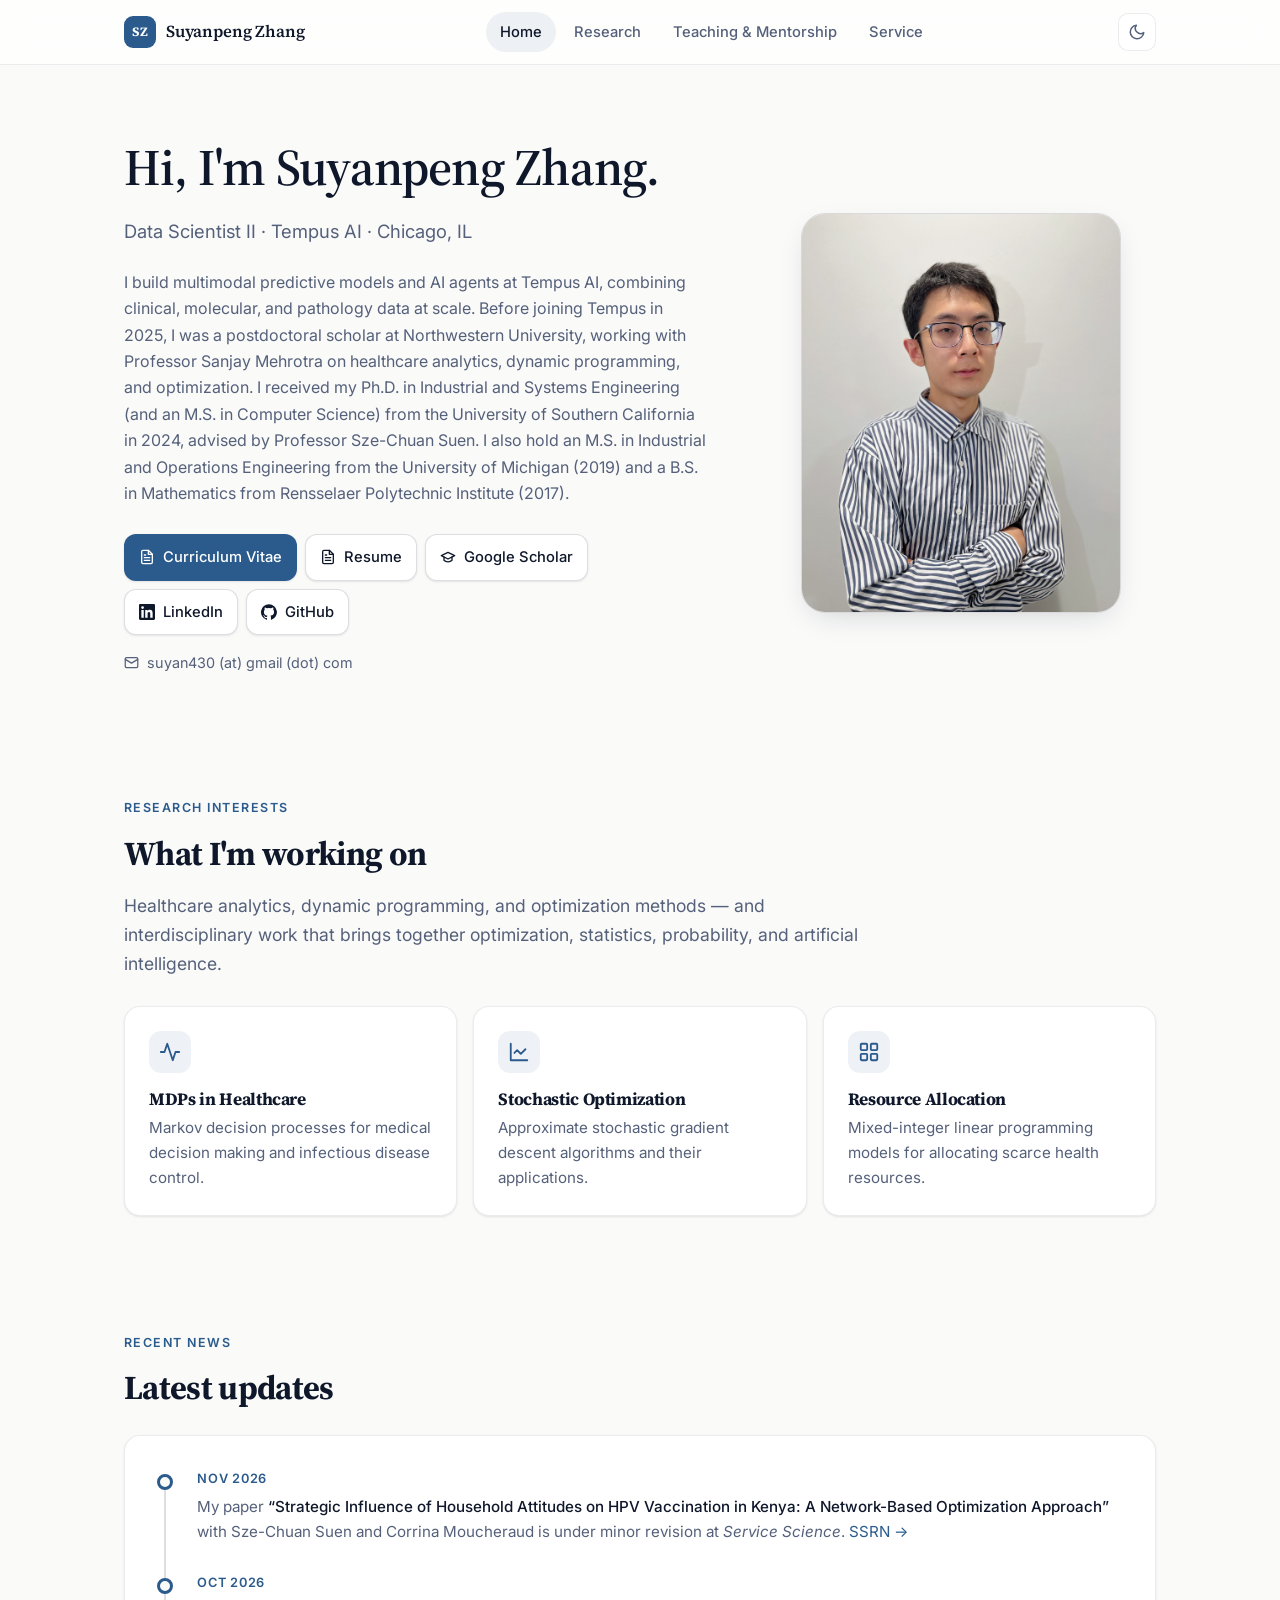
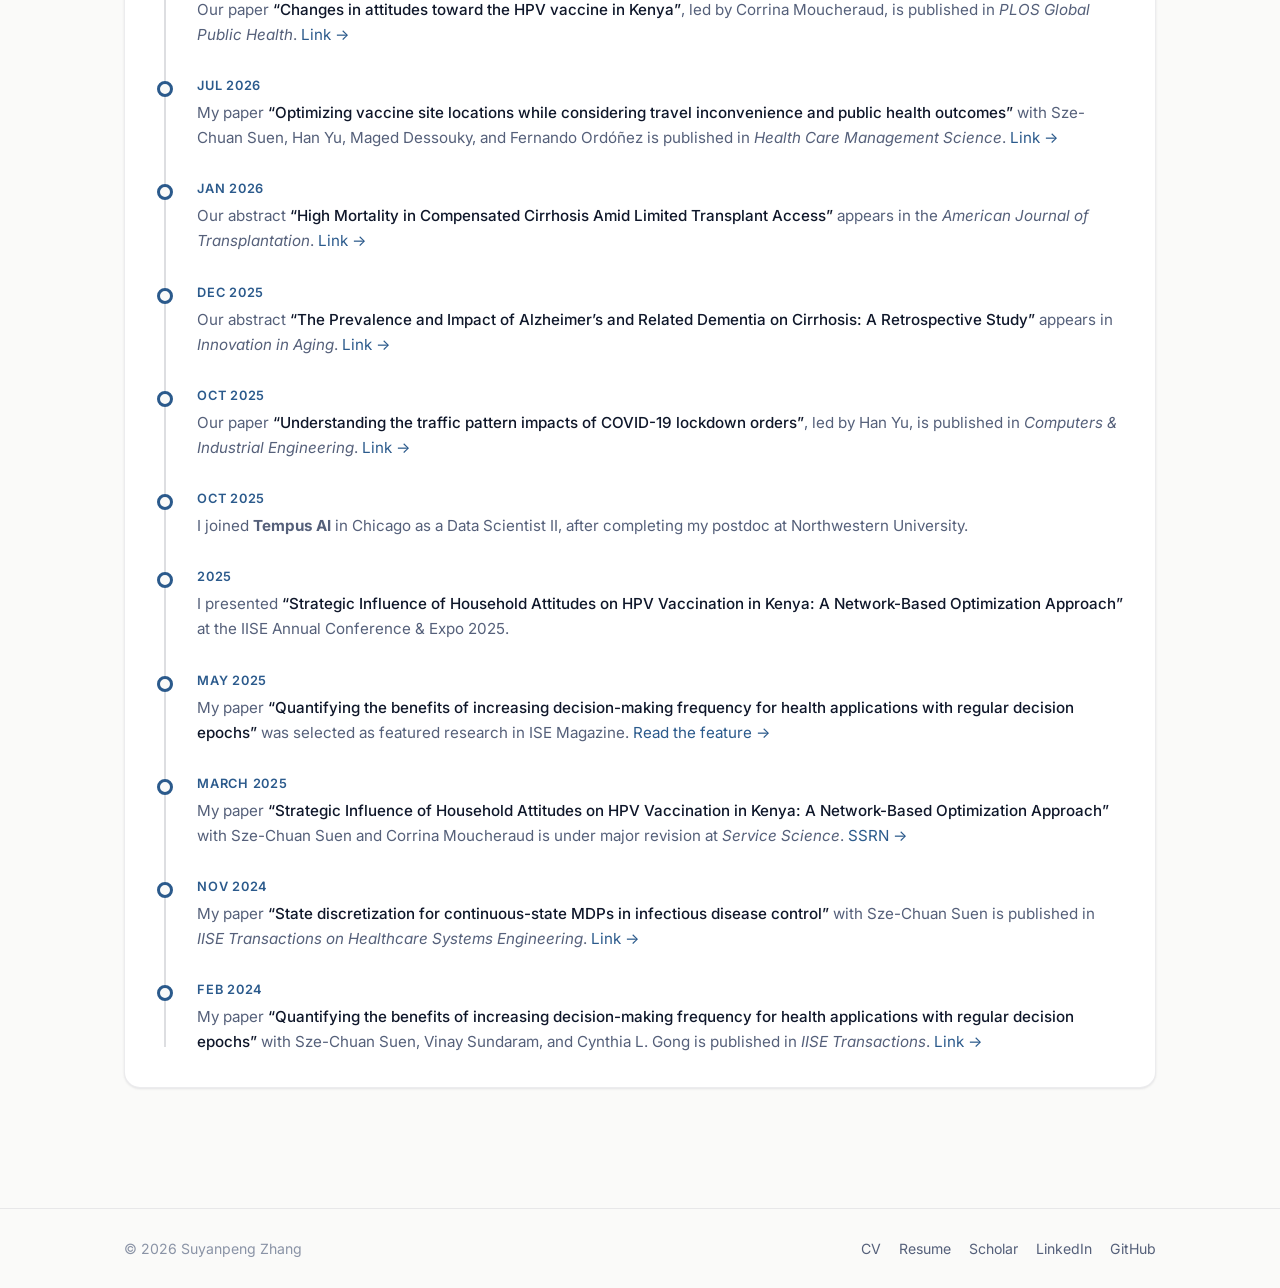
<file: index.html>
<!DOCTYPE html>
<html lang="en">
<head>
  <meta charset="UTF-8" />
  <meta name="viewport" content="width=device-width, initial-scale=1" />
  <title>Suyanpeng Zhang</title>
  <meta name="description" content="Suyanpeng Zhang — Data Scientist at Tempus AI working on multimodal machine learning, healthcare analytics, and optimization." />
  <script>(function(){var t;try{t=localStorage.getItem("theme")}catch(e){}if(!t)t=window.matchMedia("(prefers-color-scheme: dark)").matches?"dark":"light";document.documentElement.setAttribute("data-theme",t)})();</script>
  <link rel="preconnect" href="https://fonts.googleapis.com" />
  <link rel="preconnect" href="https://fonts.gstatic.com" crossorigin />
  <link href="https://fonts.googleapis.com/css2?family=Inter:wght@400;500;600;700&family=Source+Serif+4:opsz,wght@8..60,600&display=swap" rel="stylesheet" />
  <link rel="stylesheet" href="style.css" />
</head>
<body>

  <header class="site-header">
    <nav class="container nav" aria-label="Main">
      <a class="brand" href="index.html"><span class="brand-mark">SZ</span>Suyanpeng Zhang</a>
      <ul class="nav-links">
        <li><a href="index.html">Home</a></li>
        <li><a href="research.html">Research</a></li>
        <li><a href="teaching.html">Teaching &amp; Mentorship</a></li>
        <li><a href="profession.html">Service</a></li>
      </ul>
      <div class="nav-actions">
        <button class="icon-btn theme-toggle" type="button" aria-label="Toggle dark mode">
          <svg class="icon-moon" viewBox="0 0 24 24" fill="none" stroke="currentColor" stroke-width="2" stroke-linecap="round" stroke-linejoin="round"><path d="M21 12.79A9 9 0 1 1 11.21 3 7 7 0 0 0 21 12.79z"/></svg>
          <svg class="icon-sun" viewBox="0 0 24 24" fill="none" stroke="currentColor" stroke-width="2" stroke-linecap="round" stroke-linejoin="round"><circle cx="12" cy="12" r="4"/><path d="M12 2v2M12 20v2M4.93 4.93l1.41 1.41M17.66 17.66l1.41 1.41M2 12h2M20 12h2M6.34 17.66l-1.41 1.41M19.07 4.93l-1.41 1.41"/></svg>
        </button>
        <button class="icon-btn menu-toggle" type="button" aria-label="Open menu" aria-expanded="false">
          <svg viewBox="0 0 24 24" fill="none" stroke="currentColor" stroke-width="2" stroke-linecap="round"><path d="M4 7h16M4 12h16M4 17h16"/></svg>
        </button>
      </div>
    </nav>
  </header>

  <main>
    <!-- Hero -->
    <section class="container hero">
      <div>
        <h1>Hi, I'm <span>Suyanpeng Zhang</span>.</h1>
        <p class="role">
          Data Scientist II · Tempus AI · Chicago, IL
        </p>
        <p>
          I build multimodal predictive models and AI agents at Tempus AI, combining clinical, molecular, and
          pathology data at scale. Before joining Tempus in 2025, I was a postdoctoral scholar at Northwestern
          University, working with Professor Sanjay Mehrotra on healthcare analytics, dynamic programming, and
          optimization. I received my Ph.D. in Industrial and Systems Engineering (and an M.S. in Computer Science)
          from the University of Southern California in 2024, advised by Professor Sze-Chuan Suen. I also hold an
          M.S. in Industrial and Operations Engineering from the University of Michigan (2019) and a B.S. in
          Mathematics from Rensselaer Polytechnic Institute (2017).
        </p>

        <div class="links">
          <a class="btn btn-primary" href="CV_Suyanpeng.pdf" target="_blank" rel="noopener">
            <svg viewBox="0 0 24 24" fill="none" stroke="currentColor" stroke-width="2" stroke-linecap="round" stroke-linejoin="round"><path d="M14 2H6a2 2 0 0 0-2 2v16a2 2 0 0 0 2 2h12a2 2 0 0 0 2-2V8z"/><path d="M14 2v6h6M16 13H8M16 17H8M10 9H8"/></svg>
            Curriculum Vitae
          </a>
          <a class="btn" href="Resume_Suyanpeng.pdf" target="_blank" rel="noopener">
            <svg viewBox="0 0 24 24" fill="none" stroke="currentColor" stroke-width="2" stroke-linecap="round" stroke-linejoin="round"><path d="M14 2H6a2 2 0 0 0-2 2v16a2 2 0 0 0 2 2h12a2 2 0 0 0 2-2V8z"/><path d="M14 2v6h6M16 13H8M16 17H8M10 9H8"/></svg>
            Resume
          </a>
          <a class="btn" href="https://scholar.google.com/citations?user=c8Jx3mAAAAAJ&amp;hl=en&amp;oi=ao" target="_blank" rel="noopener">
            <svg viewBox="0 0 24 24" fill="none" stroke="currentColor" stroke-width="2" stroke-linecap="round" stroke-linejoin="round"><path d="M22 10 12 5 2 10l10 5 10-5z"/><path d="M6 12v5c3 3 9 3 12 0v-5"/></svg>
            Google Scholar
          </a>
          <a class="btn" href="https://www.linkedin.com/in/suyanpengzhang/" target="_blank" rel="noopener">
            <svg viewBox="0 0 24 24" fill="currentColor"><path d="M20.45 20.45h-3.56v-5.57c0-1.33-.03-3.04-1.85-3.04-1.85 0-2.14 1.45-2.14 2.94v5.67H9.34V9h3.41v1.56h.05c.48-.9 1.64-1.85 3.37-1.85 3.6 0 4.27 2.37 4.27 5.46v6.28zM5.34 7.43a2.06 2.06 0 1 1 0-4.13 2.06 2.06 0 0 1 0 4.13zM7.12 20.45H3.56V9h3.56v11.45zM22.22 0H1.77C.79 0 0 .77 0 1.73v20.54C0 23.23.79 24 1.77 24h20.45c.98 0 1.78-.77 1.78-1.73V1.73C24 .77 23.2 0 22.22 0z"/></svg>
            LinkedIn
          </a>
          <a class="btn" href="https://github.com/suyanpengzhang" target="_blank" rel="noopener">
            <svg viewBox="0 0 24 24" fill="currentColor"><path d="M12 .3a12 12 0 0 0-3.8 23.38c.6.12.83-.26.83-.57L9 21.07c-3.34.72-4.04-1.61-4.04-1.61-.55-1.39-1.34-1.76-1.34-1.76-1.08-.74.09-.73.09-.73 1.2.09 1.83 1.24 1.83 1.24 1.07 1.83 2.81 1.3 3.5 1 .1-.78.42-1.31.76-1.61-2.67-.3-5.47-1.33-5.47-5.93 0-1.31.47-2.38 1.24-3.22-.14-.3-.54-1.52.1-3.18 0 0 1-.32 3.3 1.23a11.5 11.5 0 0 1 6 0c2.28-1.55 3.29-1.23 3.29-1.23.64 1.66.24 2.88.12 3.18a4.65 4.65 0 0 1 1.23 3.22c0 4.61-2.8 5.63-5.48 5.92.42.36.81 1.1.81 2.22l-.01 3.29c0 .32.21.69.82.57A12 12 0 0 0 12 .3"/></svg>
            GitHub
          </a>
        </div>
        <p class="email">
          <svg viewBox="0 0 24 24" fill="none" stroke="currentColor" stroke-width="2" stroke-linecap="round" stroke-linejoin="round"><rect x="2" y="4" width="20" height="16" rx="2"/><path d="m22 7-10 6L2 7"/></svg>
          suyan430 (at) gmail (dot) com
        </p>
      </div>

      <div class="photo-wrap">
        <img class="photo" src="suyan.jpg" alt="Portrait of Suyanpeng Zhang" />
      </div>
    </section>

    <!-- Research interests -->
    <section class="container section">
      <div>
        <span class="eyebrow">Research Interests</span>
        <h2 class="section-title">What I'm working on</h2>
        <p class="lead">
          Healthcare analytics, dynamic programming, and optimization methods — and interdisciplinary work that
          brings together optimization, statistics, probability, and artificial intelligence.
        </p>
      </div>
      <div class="grid grid-3" style="margin-top: 28px;">
        <article class="card">
          <div class="card-icon">
            <svg viewBox="0 0 24 24" fill="none" stroke="currentColor" stroke-width="2" stroke-linecap="round" stroke-linejoin="round"><path d="M22 12h-4l-3 9L9 3l-3 9H2"/></svg>
          </div>
          <h3>MDPs in Healthcare</h3>
          <p>Markov decision processes for medical decision making and infectious disease control.</p>
        </article>
        <article class="card">
          <div class="card-icon">
            <svg viewBox="0 0 24 24" fill="none" stroke="currentColor" stroke-width="2" stroke-linecap="round" stroke-linejoin="round"><path d="M3 3v18h18"/><path d="m19 9-5 5-4-4-3 3"/></svg>
          </div>
          <h3>Stochastic Optimization</h3>
          <p>Approximate stochastic gradient descent algorithms and their applications.</p>
        </article>
        <article class="card">
          <div class="card-icon">
            <svg viewBox="0 0 24 24" fill="none" stroke="currentColor" stroke-width="2" stroke-linecap="round" stroke-linejoin="round"><rect x="3" y="3" width="7" height="7" rx="1"/><rect x="14" y="3" width="7" height="7" rx="1"/><rect x="14" y="14" width="7" height="7" rx="1"/><rect x="3" y="14" width="7" height="7" rx="1"/></svg>
          </div>
          <h3>Resource Allocation</h3>
          <p>Mixed-integer linear programming models for allocating scarce health resources.</p>
        </article>
      </div>
    </section>

    <!-- News -->
    <section class="container section">
      <div>
        <span class="eyebrow">Recent News</span>
        <h2 class="section-title">Latest updates</h2>
      </div>
      <div class="card" style="margin-top: 28px; padding: 32px;">
        <ol class="timeline">
          <li>
            <time datetime="2026-11">Nov 2026</time>
            <p>My paper <em>“Strategic Influence of Household Attitudes on HPV Vaccination in Kenya: A Network-Based Optimization Approach”</em> with Sze-Chuan Suen and Corrina Moucheraud is under minor revision at <i>Service Science</i>. <a href="https://papers.ssrn.com/sol3/papers.cfm?abstract_id=5075293" target="_blank" rel="noopener">SSRN →</a></p>
          </li>
          <li>
            <time datetime="2026-10">Oct 2026</time>
            <p>Our paper <em>“Changes in attitudes toward the HPV vaccine in Kenya”</em>, led by Corrina Moucheraud, is published in <i>PLOS Global Public Health</i>. <a href="https://doi.org/10.1371/journal.pgph.0007508" target="_blank" rel="noopener">Link →</a></p>
          </li>
          <li>
            <time datetime="2026-07">Jul 2026</time>
            <p>My paper <em>“Optimizing vaccine site locations while considering travel inconvenience and public health outcomes”</em> with Sze-Chuan Suen, Han Yu, Maged Dessouky, and Fernando Ordóñez is published in <i>Health Care Management Science</i>. <a href="https://doi.org/10.1007/s10729-026-09778-2" target="_blank" rel="noopener">Link →</a></p>
          </li>
          <li>
            <time datetime="2026-01">Jan 2026</time>
            <p>Our abstract <em>“High Mortality in Compensated Cirrhosis Amid Limited Transplant Access”</em> appears in the <i>American Journal of Transplantation</i>. <a href="https://doi.org/10.1016/j.ajt.2025.12.112" target="_blank" rel="noopener">Link →</a></p>
          </li>
          <li>
            <time datetime="2025-12">Dec 2025</time>
            <p>Our abstract <em>“The Prevalence and Impact of Alzheimer’s and Related Dementia on Cirrhosis: A Retrospective Study”</em> appears in <i>Innovation in Aging</i>. <a href="https://doi.org/10.1093/geroni/igaf122.2534" target="_blank" rel="noopener">Link →</a></p>
          </li>
          <li>
            <time datetime="2025-10">Oct 2025</time>
            <p>Our paper <em>“Understanding the traffic pattern impacts of COVID-19 lockdown orders”</em>, led by Han Yu, is published in <i>Computers &amp; Industrial Engineering</i>. <a href="https://doi.org/10.1016/j.cie.2025.111628" target="_blank" rel="noopener">Link →</a></p>
          </li>
          <li>
            <time datetime="2025-10">Oct 2025</time>
            <p>I joined <b>Tempus AI</b> in Chicago as a Data Scientist II, after completing my postdoc at Northwestern University.</p>
          </li>
          <li>
            <time datetime="2025">2025</time>
            <p>I presented <em>“Strategic Influence of Household Attitudes on HPV Vaccination in Kenya: A Network-Based Optimization Approach”</em> at the IISE Annual Conference &amp; Expo 2025.</p>
          </li>
          <li>
            <time datetime="2025-05">May 2025</time>
            <p>My paper <em>“Quantifying the benefits of increasing decision-making frequency for health applications with regular decision epochs”</em> was selected as featured research in ISE Magazine. <a href="featuredISE.pdf" target="_blank" rel="noopener">Read the feature →</a></p>
          </li>
          <li>
            <time datetime="2025-03">March 2025</time>
            <p>My paper <em>“Strategic Influence of Household Attitudes on HPV Vaccination in Kenya: A Network-Based Optimization Approach”</em> with Sze-Chuan Suen and Corrina Moucheraud is under major revision at <i>Service Science</i>. <a href="https://papers.ssrn.com/sol3/papers.cfm?abstract_id=5075293" target="_blank" rel="noopener">SSRN →</a></p>
          </li>
          <li>
            <time datetime="2024-11">Nov 2024</time>
            <p>My paper <em>“State discretization for continuous-state MDPs in infectious disease control”</em> with Sze-Chuan Suen is published in <i>IISE Transactions on Healthcare Systems Engineering</i>. <a href="https://www.tandfonline.com/doi/abs/10.1080/24725579.2024.2428953" target="_blank" rel="noopener">Link →</a></p>
          </li>
          <li>
            <time datetime="2024-02">Feb 2024</time>
            <p>My paper <em>“Quantifying the benefits of increasing decision-making frequency for health applications with regular decision epochs”</em> with Sze-Chuan Suen, Vinay Sundaram, and Cynthia L. Gong is published in <i>IISE Transactions</i>. <a href="https://www.tandfonline.com/doi/abs/10.1080/24725854.2024.2321492" target="_blank" rel="noopener">Link →</a></p>
          </li>
        </ol>
      </div>
    </section>
  </main>

  <footer class="site-footer">
    <div class="container">
      <span>© <span id="year">2025</span> Suyanpeng Zhang</span>
      <div class="footer-links">
        <a href="CV_Suyanpeng.pdf" target="_blank" rel="noopener">CV</a>
        <a href="Resume_Suyanpeng.pdf" target="_blank" rel="noopener">Resume</a>
        <a href="https://scholar.google.com/citations?user=c8Jx3mAAAAAJ&amp;hl=en&amp;oi=ao" target="_blank" rel="noopener">Scholar</a>
        <a href="https://www.linkedin.com/in/suyanpengzhang/" target="_blank" rel="noopener">LinkedIn</a>
        <a href="https://github.com/suyanpengzhang" target="_blank" rel="noopener">GitHub</a>
      </div>
    </div>
  </footer>

  <script src="main.js"></script>
</body>
</html>
</file>
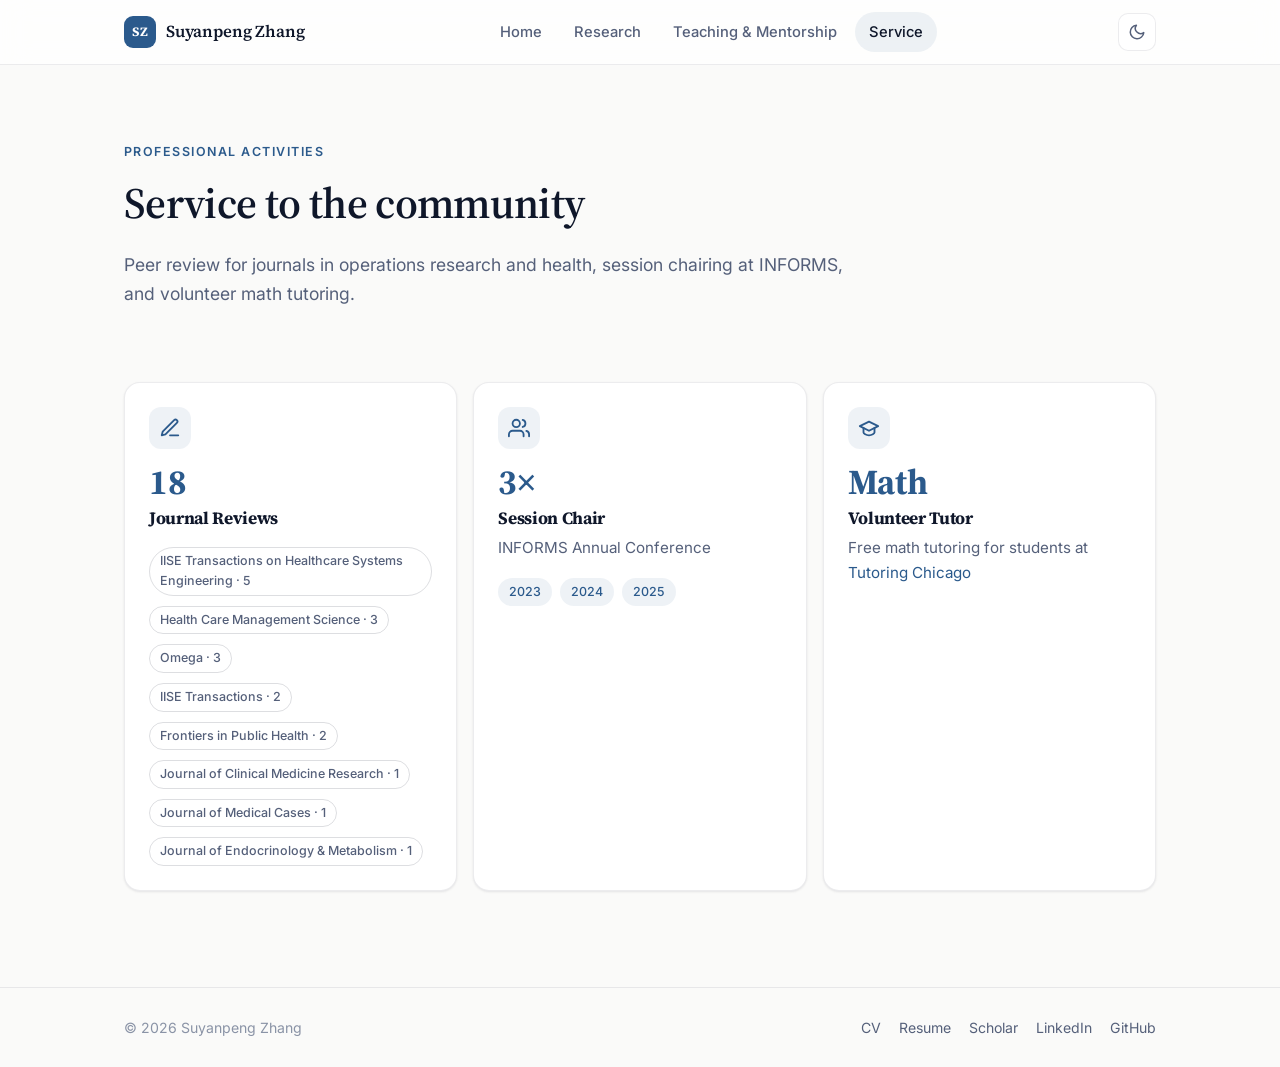
<file: profession.html>
<!DOCTYPE html>
<html lang="en">
<head>
  <meta charset="UTF-8" />
  <meta name="viewport" content="width=device-width, initial-scale=1" />
  <title>Professional Activities · Suyanpeng Zhang</title>
  <meta name="description" content="Reviewing, conference service, and volunteer tutoring by Suyanpeng Zhang." />
  <script>(function(){var t;try{t=localStorage.getItem("theme")}catch(e){}if(!t)t=window.matchMedia("(prefers-color-scheme: dark)").matches?"dark":"light";document.documentElement.setAttribute("data-theme",t)})();</script>
  <link rel="preconnect" href="https://fonts.googleapis.com" />
  <link rel="preconnect" href="https://fonts.gstatic.com" crossorigin />
  <link href="https://fonts.googleapis.com/css2?family=Inter:wght@400;500;600;700&family=Source+Serif+4:opsz,wght@8..60,600&display=swap" rel="stylesheet" />
  <link rel="stylesheet" href="style.css" />
</head>
<body>

  <header class="site-header">
    <nav class="container nav" aria-label="Main">
      <a class="brand" href="index.html"><span class="brand-mark">SZ</span>Suyanpeng Zhang</a>
      <ul class="nav-links">
        <li><a href="index.html">Home</a></li>
        <li><a href="research.html">Research</a></li>
        <li><a href="teaching.html">Teaching &amp; Mentorship</a></li>
        <li><a href="profession.html">Service</a></li>
      </ul>
      <div class="nav-actions">
        <button class="icon-btn theme-toggle" type="button" aria-label="Toggle dark mode">
          <svg class="icon-moon" viewBox="0 0 24 24" fill="none" stroke="currentColor" stroke-width="2" stroke-linecap="round" stroke-linejoin="round"><path d="M21 12.79A9 9 0 1 1 11.21 3 7 7 0 0 0 21 12.79z"/></svg>
          <svg class="icon-sun" viewBox="0 0 24 24" fill="none" stroke="currentColor" stroke-width="2" stroke-linecap="round" stroke-linejoin="round"><circle cx="12" cy="12" r="4"/><path d="M12 2v2M12 20v2M4.93 4.93l1.41 1.41M17.66 17.66l1.41 1.41M2 12h2M20 12h2M6.34 17.66l-1.41 1.41M19.07 4.93l-1.41 1.41"/></svg>
        </button>
        <button class="icon-btn menu-toggle" type="button" aria-label="Open menu" aria-expanded="false">
          <svg viewBox="0 0 24 24" fill="none" stroke="currentColor" stroke-width="2" stroke-linecap="round"><path d="M4 7h16M4 12h16M4 17h16"/></svg>
        </button>
      </div>
    </nav>
  </header>

  <main class="container">
    <section class="page-header">
      <span class="eyebrow">Professional Activities</span>
      <h1>Service to the <span>community</span></h1>
      <p class="lead">Peer review for journals in operations research and health, session chairing at INFORMS, and volunteer math tutoring.</p>
    </section>

    <section class="section-tight">
      <div class="grid grid-3">
        <!-- Reviewer -->
        <article class="card">
          <div class="card-icon">
            <svg viewBox="0 0 24 24" fill="none" stroke="currentColor" stroke-width="2" stroke-linecap="round" stroke-linejoin="round"><path d="M12 20h9"/><path d="M16.5 3.5a2.12 2.12 0 0 1 3 3L7 19l-4 1 1-4z"/></svg>
          </div>
          <div class="stat">18</div>
          <h3>Journal Reviews</h3>
          <div class="item-list" style="margin-top:18px;gap:10px;">
            <div class="pub-meta" style="margin:0;"><span class="tag">IISE Transactions on Healthcare Systems Engineering · 5</span></div>
            <div class="pub-meta" style="margin:0;"><span class="tag">Health Care Management Science · 3</span></div>
            <div class="pub-meta" style="margin:0;"><span class="tag">Omega · 3</span></div>
            <div class="pub-meta" style="margin:0;"><span class="tag">IISE Transactions · 2</span></div>
            <div class="pub-meta" style="margin:0;"><span class="tag">Frontiers in Public Health · 2</span></div>
            <div class="pub-meta" style="margin:0;"><span class="tag">Journal of Clinical Medicine Research · 1</span></div>
            <div class="pub-meta" style="margin:0;"><span class="tag">Journal of Medical Cases · 1</span></div>
            <div class="pub-meta" style="margin:0;"><span class="tag">Journal of Endocrinology &amp; Metabolism · 1</span></div>
          </div>
        </article>

        <!-- Session chair -->
        <article class="card">
          <div class="card-icon">
            <svg viewBox="0 0 24 24" fill="none" stroke="currentColor" stroke-width="2" stroke-linecap="round" stroke-linejoin="round"><path d="M17 21v-2a4 4 0 0 0-4-4H5a4 4 0 0 0-4 4v2"/><circle cx="9" cy="7" r="4"/><path d="M23 21v-2a4 4 0 0 0-3-3.87M16 3.13a4 4 0 0 1 0 7.75"/></svg>
          </div>
          <div class="stat">3×</div>
          <h3>Session Chair</h3>
          <p style="margin-top:6px;">INFORMS Annual Conference</p>
          <div class="pub-meta" style="margin-top:18px;">
            <span class="tag tag-highlight">2023</span>
            <span class="tag tag-highlight">2024</span>
            <span class="tag tag-highlight">2025</span>
          </div>
        </article>

        <!-- Volunteering -->
        <article class="card">
          <div class="card-icon">
            <svg viewBox="0 0 24 24" fill="none" stroke="currentColor" stroke-width="2" stroke-linecap="round" stroke-linejoin="round"><path d="M22 10 12 5 2 10l10 5 10-5z"/><path d="M6 12v5c0 1 2.7 3 6 3s6-2 6-3v-5"/></svg>
          </div>
          <div class="stat">Math</div>
          <h3>Volunteer Tutor</h3>
          <p style="margin-top:6px;">Free math tutoring for students at <a href="https://tutoringchicago.org" target="_blank" rel="noopener">Tutoring Chicago</a></p>
        </article>
      </div>
    </section>
  </main>

  <footer class="site-footer">
    <div class="container">
      <span>© <span id="year">2025</span> Suyanpeng Zhang</span>
      <div class="footer-links">
        <a href="CV_Suyanpeng.pdf" target="_blank" rel="noopener">CV</a>
        <a href="Resume_Suyanpeng.pdf" target="_blank" rel="noopener">Resume</a>
        <a href="https://scholar.google.com/citations?user=c8Jx3mAAAAAJ&amp;hl=en&amp;oi=ao" target="_blank" rel="noopener">Scholar</a>
        <a href="https://www.linkedin.com/in/suyanpengzhang/" target="_blank" rel="noopener">LinkedIn</a>
        <a href="https://github.com/suyanpengzhang" target="_blank" rel="noopener">GitHub</a>
      </div>
    </div>
  </footer>

  <script src="main.js"></script>
</body>
</html>
</file>
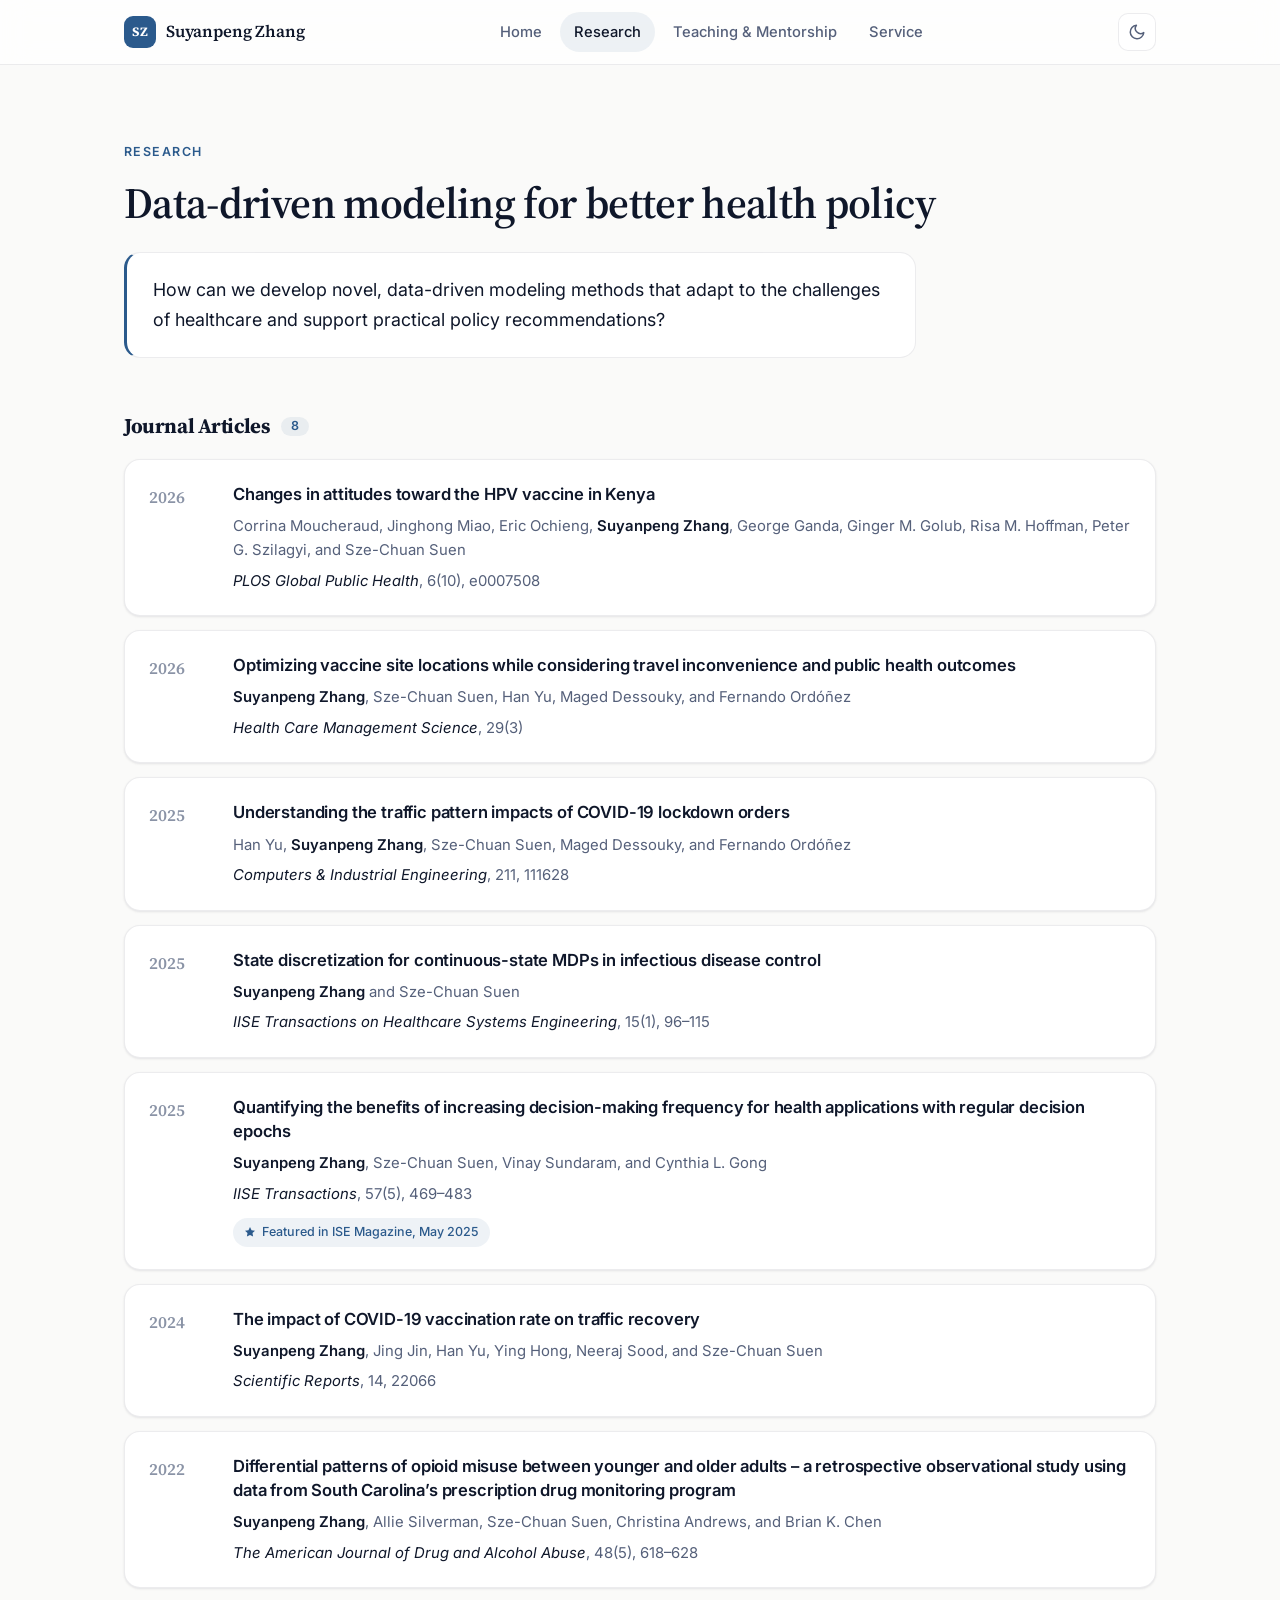
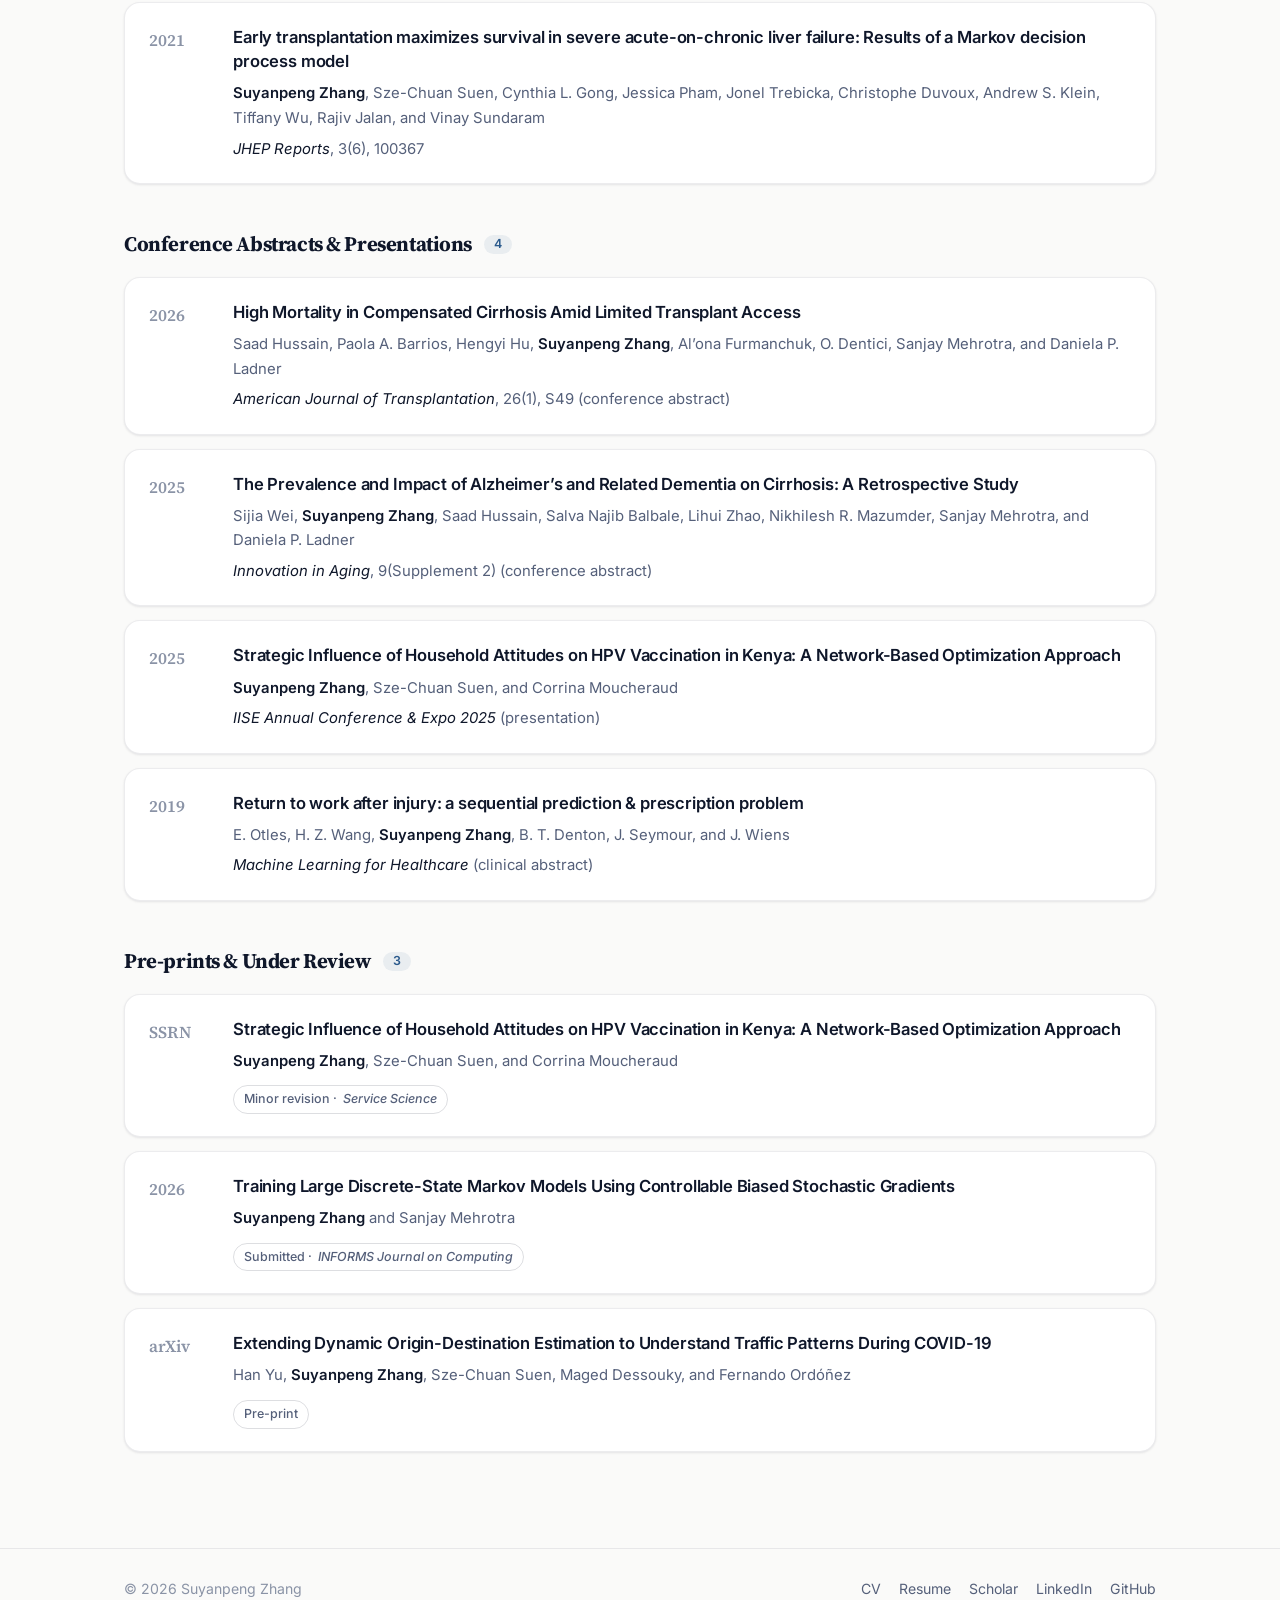
<file: research.html>
<!DOCTYPE html>
<html lang="en">
<head>
  <meta charset="UTF-8" />
  <meta name="viewport" content="width=device-width, initial-scale=1" />
  <title>Research · Suyanpeng Zhang</title>
  <meta name="description" content="Journal articles, conference work, and pre-prints by Suyanpeng Zhang." />
  <script>(function(){var t;try{t=localStorage.getItem("theme")}catch(e){}if(!t)t=window.matchMedia("(prefers-color-scheme: dark)").matches?"dark":"light";document.documentElement.setAttribute("data-theme",t)})();</script>
  <link rel="preconnect" href="https://fonts.googleapis.com" />
  <link rel="preconnect" href="https://fonts.gstatic.com" crossorigin />
  <link href="https://fonts.googleapis.com/css2?family=Inter:wght@400;500;600;700&family=Source+Serif+4:opsz,wght@8..60,600&display=swap" rel="stylesheet" />
  <link rel="stylesheet" href="style.css" />
</head>
<body>

  <header class="site-header">
    <nav class="container nav" aria-label="Main">
      <a class="brand" href="index.html"><span class="brand-mark">SZ</span>Suyanpeng Zhang</a>
      <ul class="nav-links">
        <li><a href="index.html">Home</a></li>
        <li><a href="research.html">Research</a></li>
        <li><a href="teaching.html">Teaching &amp; Mentorship</a></li>
        <li><a href="profession.html">Service</a></li>
      </ul>
      <div class="nav-actions">
        <button class="icon-btn theme-toggle" type="button" aria-label="Toggle dark mode">
          <svg class="icon-moon" viewBox="0 0 24 24" fill="none" stroke="currentColor" stroke-width="2" stroke-linecap="round" stroke-linejoin="round"><path d="M21 12.79A9 9 0 1 1 11.21 3 7 7 0 0 0 21 12.79z"/></svg>
          <svg class="icon-sun" viewBox="0 0 24 24" fill="none" stroke="currentColor" stroke-width="2" stroke-linecap="round" stroke-linejoin="round"><circle cx="12" cy="12" r="4"/><path d="M12 2v2M12 20v2M4.93 4.93l1.41 1.41M17.66 17.66l1.41 1.41M2 12h2M20 12h2M6.34 17.66l-1.41 1.41M19.07 4.93l-1.41 1.41"/></svg>
        </button>
        <button class="icon-btn menu-toggle" type="button" aria-label="Open menu" aria-expanded="false">
          <svg viewBox="0 0 24 24" fill="none" stroke="currentColor" stroke-width="2" stroke-linecap="round"><path d="M4 7h16M4 12h16M4 17h16"/></svg>
        </button>
      </div>
    </nav>
  </header>

  <main class="container">
    <section class="page-header">
      <span class="eyebrow">Research</span>
      <h1>Data-driven modeling for <span>better health policy</span></h1>
      <blockquote class="quote">
        How can we develop novel, data-driven modeling methods that adapt to the challenges of healthcare and
        support practical policy recommendations?
      </blockquote>
    </section>

    <section class="section-tight">
      <!-- Journal articles -->
      <div class="pub-group">
        <h2 class="pub-group-title">Journal Articles <span class="count">8</span></h2>
        <div class="pub-list">
          <article class="card pub">
            <div class="pub-year">2026</div>
            <div>
              <h3><a href="https://doi.org/10.1371/journal.pgph.0007508" target="_blank" rel="noopener">Changes in attitudes toward the HPV vaccine in Kenya</a></h3>
              <p class="authors">Corrina Moucheraud, Jinghong Miao, Eric Ochieng, <b>Suyanpeng Zhang</b>, George Ganda, Ginger M. Golub, Risa M. Hoffman, Peter G. Szilagyi, and Sze-Chuan Suen</p>
              <p class="venue"><i>PLOS Global Public Health</i>, 6(10), e0007508</p>
            </div>
          </article>

          <article class="card pub">
            <div class="pub-year">2026</div>
            <div>
              <h3><a href="https://doi.org/10.1007/s10729-026-09778-2" target="_blank" rel="noopener">Optimizing vaccine site locations while considering travel inconvenience and public health outcomes</a></h3>
              <p class="authors"><b>Suyanpeng Zhang</b>, Sze-Chuan Suen, Han Yu, Maged Dessouky, and Fernando Ordóñez</p>
              <p class="venue"><i>Health Care Management Science</i>, 29(3)</p>
            </div>
          </article>

          <article class="card pub">
            <div class="pub-year">2025</div>
            <div>
              <h3><a href="https://doi.org/10.1016/j.cie.2025.111628" target="_blank" rel="noopener">Understanding the traffic pattern impacts of COVID-19 lockdown orders</a></h3>
              <p class="authors">Han Yu, <b>Suyanpeng Zhang</b>, Sze-Chuan Suen, Maged Dessouky, and Fernando Ordóñez</p>
              <p class="venue"><i>Computers &amp; Industrial Engineering</i>, 211, 111628</p>
            </div>
          </article>

          <article class="card pub">
            <div class="pub-year">2025</div>
            <div>
              <h3><a href="https://www.tandfonline.com/doi/abs/10.1080/24725579.2024.2428953" target="_blank" rel="noopener">State discretization for continuous-state MDPs in infectious disease control</a></h3>
              <p class="authors"><b>Suyanpeng Zhang</b> and Sze-Chuan Suen</p>
              <p class="venue"><i>IISE Transactions on Healthcare Systems Engineering</i>, 15(1), 96–115</p>
            </div>
          </article>

          <article class="card pub">
            <div class="pub-year">2025</div>
            <div>
              <h3><a href="https://www.tandfonline.com/doi/abs/10.1080/24725854.2024.2321492" target="_blank" rel="noopener">Quantifying the benefits of increasing decision-making frequency for health applications with regular decision epochs</a></h3>
              <p class="authors"><b>Suyanpeng Zhang</b>, Sze-Chuan Suen, Vinay Sundaram, and Cynthia L. Gong</p>
              <p class="venue"><i>IISE Transactions</i>, 57(5), 469–483</p>
              <div class="pub-meta">
                <a class="tag tag-highlight" href="featuredISE.pdf" target="_blank" rel="noopener">
                  <svg viewBox="0 0 24 24" fill="currentColor"><path d="m12 2 3.09 6.26L22 9.27l-5 4.87 1.18 6.88L12 17.77l-6.18 3.25L7 14.14 2 9.27l6.91-1.01z"/></svg>
                  Featured in ISE Magazine, May 2025
                </a>
              </div>
            </div>
          </article>

          <article class="card pub">
            <div class="pub-year">2024</div>
            <div>
              <h3><a href="https://www.nature.com/articles/s41598-024-73448-y" target="_blank" rel="noopener">The impact of COVID-19 vaccination rate on traffic recovery</a></h3>
              <p class="authors"><b>Suyanpeng Zhang</b>, Jing Jin, Han Yu, Ying Hong, Neeraj Sood, and Sze-Chuan Suen</p>
              <p class="venue"><i>Scientific Reports</i>, 14, 22066</p>
            </div>
          </article>

          <article class="card pub">
            <div class="pub-year">2022</div>
            <div>
              <h3><a href="https://www.tandfonline.com/doi/abs/10.1080/00952990.2022.2124380" target="_blank" rel="noopener">Differential patterns of opioid misuse between younger and older adults – a retrospective observational study using data from South Carolina’s prescription drug monitoring program</a></h3>
              <p class="authors"><b>Suyanpeng Zhang</b>, Allie Silverman, Sze-Chuan Suen, Christina Andrews, and Brian K. Chen</p>
              <p class="venue"><i>The American Journal of Drug and Alcohol Abuse</i>, 48(5), 618–628</p>
            </div>
          </article>

          <article class="card pub">
            <div class="pub-year">2021</div>
            <div>
              <h3><a href="https://www.sciencedirect.com/science/article/pii/S2589555921001439" target="_blank" rel="noopener">Early transplantation maximizes survival in severe acute-on-chronic liver failure: Results of a Markov decision process model</a></h3>
              <p class="authors"><b>Suyanpeng Zhang</b>, Sze-Chuan Suen, Cynthia L. Gong, Jessica Pham, Jonel Trebicka, Christophe Duvoux, Andrew S. Klein, Tiffany Wu, Rajiv Jalan, and Vinay Sundaram</p>
              <p class="venue"><i>JHEP Reports</i>, 3(6), 100367</p>
            </div>
          </article>
        </div>
      </div>

      <!-- Conferences -->
      <div class="pub-group">
        <h2 class="pub-group-title">Conference Abstracts &amp; Presentations <span class="count">4</span></h2>
        <div class="pub-list">
          <article class="card pub">
            <div class="pub-year">2026</div>
            <div>
              <h3><a href="https://doi.org/10.1016/j.ajt.2025.12.112" target="_blank" rel="noopener">High Mortality in Compensated Cirrhosis Amid Limited Transplant Access</a></h3>
              <p class="authors">Saad Hussain, Paola A. Barrios, Hengyi Hu, <b>Suyanpeng Zhang</b>, Al’ona Furmanchuk, O. Dentici, Sanjay Mehrotra, and Daniela P. Ladner</p>
              <p class="venue"><i>American Journal of Transplantation</i>, 26(1), S49 (conference abstract)</p>
            </div>
          </article>

          <article class="card pub">
            <div class="pub-year">2025</div>
            <div>
              <h3><a href="https://doi.org/10.1093/geroni/igaf122.2534" target="_blank" rel="noopener">The Prevalence and Impact of Alzheimer’s and Related Dementia on Cirrhosis: A Retrospective Study</a></h3>
              <p class="authors">Sijia Wei, <b>Suyanpeng Zhang</b>, Saad Hussain, Salva Najib Balbale, Lihui Zhao, Nikhilesh R. Mazumder, Sanjay Mehrotra, and Daniela P. Ladner</p>
              <p class="venue"><i>Innovation in Aging</i>, 9(Supplement 2) (conference abstract)</p>
            </div>
          </article>

          <article class="card pub">
            <div class="pub-year">2025</div>
            <div>
              <h3>Strategic Influence of Household Attitudes on HPV Vaccination in Kenya: A Network-Based Optimization Approach</h3>
              <p class="authors"><b>Suyanpeng Zhang</b>, Sze-Chuan Suen, and Corrina Moucheraud</p>
              <p class="venue"><i>IISE Annual Conference &amp; Expo 2025</i> (presentation)</p>
            </div>
          </article>

          <article class="card pub">
            <div class="pub-year">2019</div>
            <div>
              <h3>Return to work after injury: a sequential prediction &amp; prescription problem</h3>
              <p class="authors">E. Otles, H. Z. Wang, <b>Suyanpeng Zhang</b>, B. T. Denton, J. Seymour, and J. Wiens</p>
              <p class="venue"><i>Machine Learning for Healthcare</i> (clinical abstract)</p>
            </div>
          </article>
        </div>
      </div>

      <!-- Pre-prints -->
      <div class="pub-group">
        <h2 class="pub-group-title">Pre-prints &amp; Under Review <span class="count">3</span></h2>
        <div class="pub-list">
          <article class="card pub">
            <div class="pub-year">SSRN</div>
            <div>
              <h3><a href="https://papers.ssrn.com/sol3/papers.cfm?abstract_id=5075293" target="_blank" rel="noopener">Strategic Influence of Household Attitudes on HPV Vaccination in Kenya: A Network-Based Optimization Approach</a></h3>
              <p class="authors"><b>Suyanpeng Zhang</b>, Sze-Chuan Suen, and Corrina Moucheraud</p>
              <div class="pub-meta"><span class="tag">Minor revision · <i>Service Science</i></span></div>
            </div>
          </article>

          <article class="card pub">
            <div class="pub-year">2026</div>
            <div>
              <h3>Training Large Discrete-State Markov Models Using Controllable Biased Stochastic Gradients</h3>
              <p class="authors"><b>Suyanpeng Zhang</b> and Sanjay Mehrotra</p>
              <div class="pub-meta"><span class="tag">Submitted · <i>INFORMS Journal on Computing</i></span></div>
            </div>
          </article>

          <article class="card pub">
            <div class="pub-year">arXiv</div>
            <div>
              <h3><a href="https://arxiv.org/abs/2401.10308" target="_blank" rel="noopener">Extending Dynamic Origin-Destination Estimation to Understand Traffic Patterns During COVID-19</a></h3>
              <p class="authors">Han Yu, <b>Suyanpeng Zhang</b>, Sze-Chuan Suen, Maged Dessouky, and Fernando Ordóñez</p>
              <div class="pub-meta"><span class="tag">Pre-print</span></div>
            </div>
          </article>
        </div>
      </div>
    </section>
  </main>

  <footer class="site-footer">
    <div class="container">
      <span>© <span id="year">2025</span> Suyanpeng Zhang</span>
      <div class="footer-links">
        <a href="CV_Suyanpeng.pdf" target="_blank" rel="noopener">CV</a>
        <a href="Resume_Suyanpeng.pdf" target="_blank" rel="noopener">Resume</a>
        <a href="https://scholar.google.com/citations?user=c8Jx3mAAAAAJ&amp;hl=en&amp;oi=ao" target="_blank" rel="noopener">Scholar</a>
        <a href="https://www.linkedin.com/in/suyanpengzhang/" target="_blank" rel="noopener">LinkedIn</a>
        <a href="https://github.com/suyanpengzhang" target="_blank" rel="noopener">GitHub</a>
      </div>
    </div>
  </footer>

  <script src="main.js"></script>
</body>
</html>
</file>
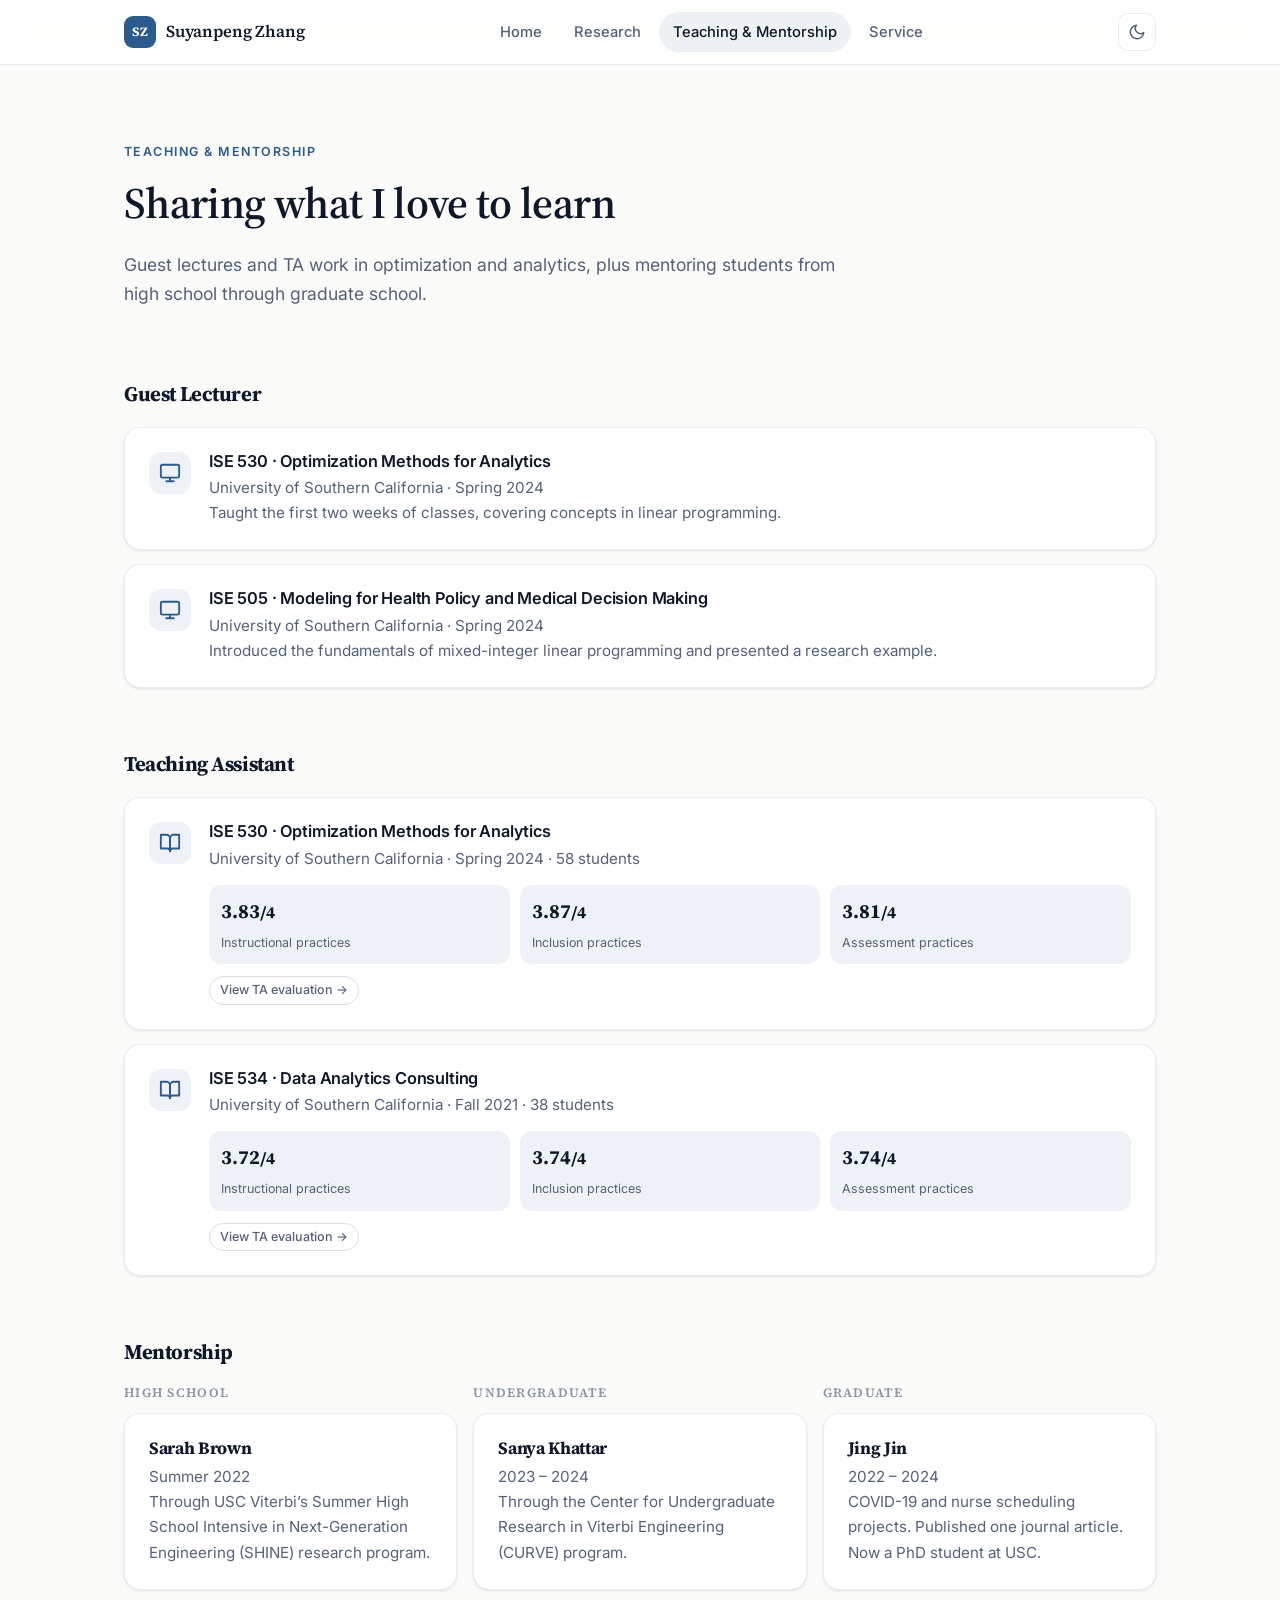
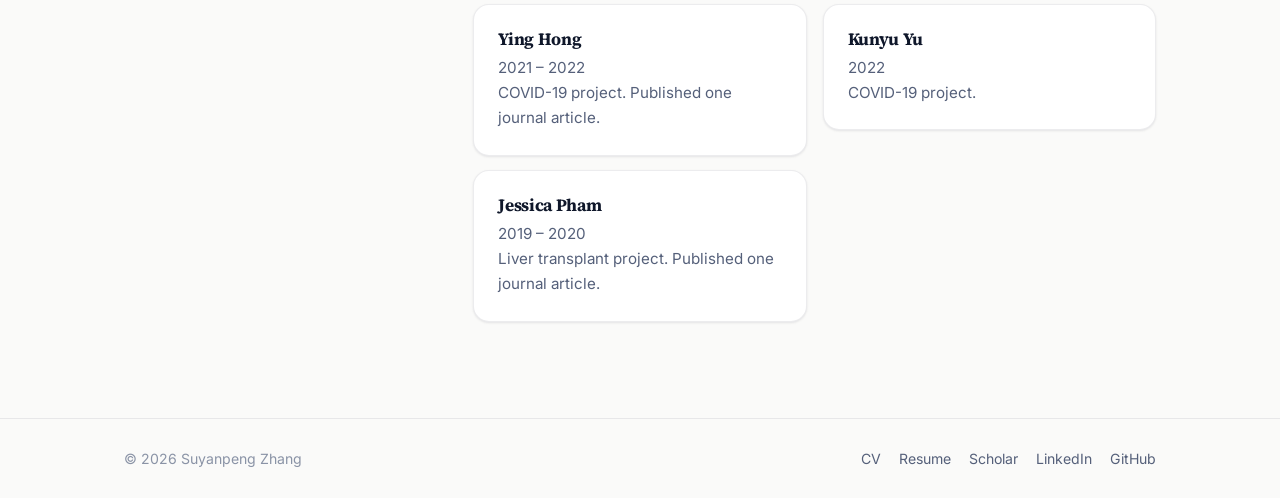
<file: teaching.html>
<!DOCTYPE html>
<html lang="en">
<head>
  <meta charset="UTF-8" />
  <meta name="viewport" content="width=device-width, initial-scale=1" />
  <title>Teaching &amp; Mentorship · Suyanpeng Zhang</title>
  <meta name="description" content="Teaching and mentorship experience of Suyanpeng Zhang." />
  <script>(function(){var t;try{t=localStorage.getItem("theme")}catch(e){}if(!t)t=window.matchMedia("(prefers-color-scheme: dark)").matches?"dark":"light";document.documentElement.setAttribute("data-theme",t)})();</script>
  <link rel="preconnect" href="https://fonts.googleapis.com" />
  <link rel="preconnect" href="https://fonts.gstatic.com" crossorigin />
  <link href="https://fonts.googleapis.com/css2?family=Inter:wght@400;500;600;700&family=Source+Serif+4:opsz,wght@8..60,600&display=swap" rel="stylesheet" />
  <link rel="stylesheet" href="style.css" />
</head>
<body>

  <header class="site-header">
    <nav class="container nav" aria-label="Main">
      <a class="brand" href="index.html"><span class="brand-mark">SZ</span>Suyanpeng Zhang</a>
      <ul class="nav-links">
        <li><a href="index.html">Home</a></li>
        <li><a href="research.html">Research</a></li>
        <li><a href="teaching.html">Teaching &amp; Mentorship</a></li>
        <li><a href="profession.html">Service</a></li>
      </ul>
      <div class="nav-actions">
        <button class="icon-btn theme-toggle" type="button" aria-label="Toggle dark mode">
          <svg class="icon-moon" viewBox="0 0 24 24" fill="none" stroke="currentColor" stroke-width="2" stroke-linecap="round" stroke-linejoin="round"><path d="M21 12.79A9 9 0 1 1 11.21 3 7 7 0 0 0 21 12.79z"/></svg>
          <svg class="icon-sun" viewBox="0 0 24 24" fill="none" stroke="currentColor" stroke-width="2" stroke-linecap="round" stroke-linejoin="round"><circle cx="12" cy="12" r="4"/><path d="M12 2v2M12 20v2M4.93 4.93l1.41 1.41M17.66 17.66l1.41 1.41M2 12h2M20 12h2M6.34 17.66l-1.41 1.41M19.07 4.93l-1.41 1.41"/></svg>
        </button>
        <button class="icon-btn menu-toggle" type="button" aria-label="Open menu" aria-expanded="false">
          <svg viewBox="0 0 24 24" fill="none" stroke="currentColor" stroke-width="2" stroke-linecap="round"><path d="M4 7h16M4 12h16M4 17h16"/></svg>
        </button>
      </div>
    </nav>
  </header>

  <main class="container">
    <section class="page-header">
      <span class="eyebrow">Teaching &amp; Mentorship</span>
      <h1>Sharing what I <span>love to learn</span></h1>
      <p class="lead">Guest lectures and TA work in optimization and analytics, plus mentoring students from high school through graduate school.</p>
    </section>

    <!-- Guest lectures -->
    <section class="section-tight">
      <h2 class="pub-group-title">Guest Lecturer</h2>
      <div class="item-list">
        <article class="card item">
          <div class="card-icon">
            <svg viewBox="0 0 24 24" fill="none" stroke="currentColor" stroke-width="2" stroke-linecap="round" stroke-linejoin="round"><rect x="2" y="3" width="20" height="14" rx="2"/><path d="M8 21h8M12 17v4"/></svg>
          </div>
          <div class="item-body">
            <h3>ISE 530 · Optimization Methods for Analytics</h3>
            <p class="sub">University of Southern California · Spring 2024</p>
            <p>Taught the first two weeks of classes, covering concepts in linear programming.</p>
          </div>
        </article>
        <article class="card item">
          <div class="card-icon">
            <svg viewBox="0 0 24 24" fill="none" stroke="currentColor" stroke-width="2" stroke-linecap="round" stroke-linejoin="round"><rect x="2" y="3" width="20" height="14" rx="2"/><path d="M8 21h8M12 17v4"/></svg>
          </div>
          <div class="item-body">
            <h3>ISE 505 · Modeling for Health Policy and Medical Decision Making</h3>
            <p class="sub">University of Southern California · Spring 2024</p>
            <p>Introduced the fundamentals of mixed-integer linear programming and presented a research example.</p>
          </div>
        </article>
      </div>
    </section>

    <!-- TA -->
    <section class="section-tight">
      <h2 class="pub-group-title">Teaching Assistant</h2>
      <div class="item-list">
        <article class="card item">
          <div class="card-icon">
            <svg viewBox="0 0 24 24" fill="none" stroke="currentColor" stroke-width="2" stroke-linecap="round" stroke-linejoin="round"><path d="M2 3h6a4 4 0 0 1 4 4v14a3 3 0 0 0-3-3H2z"/><path d="M22 3h-6a4 4 0 0 0-4 4v14a3 3 0 0 1 3-3h7z"/></svg>
          </div>
          <div class="item-body">
            <h3>ISE 530 · Optimization Methods for Analytics</h3>
            <p class="sub">University of Southern California · Spring 2024 · 58 students</p>
            <div class="scores">
              <div class="score"><strong>3.83<small>/4</small></strong><span>Instructional practices</span></div>
              <div class="score"><strong>3.87<small>/4</small></strong><span>Inclusion practices</span></div>
              <div class="score"><strong>3.81<small>/4</small></strong><span>Assessment practices</span></div>
            </div>
            <div class="pub-meta"><a class="tag" href="TA_ISE530.pdf" target="_blank" rel="noopener">View TA evaluation →</a></div>
          </div>
        </article>
        <article class="card item">
          <div class="card-icon">
            <svg viewBox="0 0 24 24" fill="none" stroke="currentColor" stroke-width="2" stroke-linecap="round" stroke-linejoin="round"><path d="M2 3h6a4 4 0 0 1 4 4v14a3 3 0 0 0-3-3H2z"/><path d="M22 3h-6a4 4 0 0 0-4 4v14a3 3 0 0 1 3-3h7z"/></svg>
          </div>
          <div class="item-body">
            <h3>ISE 534 · Data Analytics Consulting</h3>
            <p class="sub">University of Southern California · Fall 2021 · 38 students</p>
            <div class="scores">
              <div class="score"><strong>3.72<small>/4</small></strong><span>Instructional practices</span></div>
              <div class="score"><strong>3.74<small>/4</small></strong><span>Inclusion practices</span></div>
              <div class="score"><strong>3.74<small>/4</small></strong><span>Assessment practices</span></div>
            </div>
            <div class="pub-meta"><a class="tag" href="TA_ISE534.pdf" target="_blank" rel="noopener">View TA evaluation →</a></div>
          </div>
        </article>
      </div>
    </section>

    <!-- Mentorship -->
    <section class="section-tight">
      <h2 class="pub-group-title">Mentorship</h2>
      <div class="grid grid-3">
        <div>
          <h3 class="subhead">High School</h3>
          <div class="item-list">
            <article class="card">
              <h3>Sarah Brown</h3>
              <p class="sub">Summer 2022</p>
              <p>Through USC Viterbi’s Summer High School Intensive in Next-Generation Engineering (SHINE) research program.</p>
            </article>
          </div>
        </div>
        <div>
          <h3 class="subhead">Undergraduate</h3>
          <div class="item-list">
            <article class="card">
              <h3>Sanya Khattar</h3>
              <p class="sub">2023 – 2024</p>
              <p>Through the Center for Undergraduate Research in Viterbi Engineering (CURVE) program.</p>
            </article>
            <article class="card">
              <h3>Ying Hong</h3>
              <p class="sub">2021 – 2022</p>
              <p>COVID-19 project. Published one journal article.</p>
            </article>
            <article class="card">
              <h3>Jessica Pham</h3>
              <p class="sub">2019 – 2020</p>
              <p>Liver transplant project. Published one journal article.</p>
            </article>
          </div>
        </div>
        <div>
          <h3 class="subhead">Graduate</h3>
          <div class="item-list">
            <article class="card">
              <h3>Jing Jin</h3>
              <p class="sub">2022 – 2024</p>
              <p>COVID-19 and nurse scheduling projects. Published one journal article. Now a PhD student at USC.</p>
            </article>
            <article class="card">
              <h3>Kunyu Yu</h3>
              <p class="sub">2022</p>
              <p>COVID-19 project.</p>
            </article>
          </div>
        </div>
      </div>
    </section>
  </main>

  <footer class="site-footer">
    <div class="container">
      <span>© <span id="year">2025</span> Suyanpeng Zhang</span>
      <div class="footer-links">
        <a href="CV_Suyanpeng.pdf" target="_blank" rel="noopener">CV</a>
        <a href="Resume_Suyanpeng.pdf" target="_blank" rel="noopener">Resume</a>
        <a href="https://scholar.google.com/citations?user=c8Jx3mAAAAAJ&amp;hl=en&amp;oi=ao" target="_blank" rel="noopener">Scholar</a>
        <a href="https://www.linkedin.com/in/suyanpengzhang/" target="_blank" rel="noopener">LinkedIn</a>
        <a href="https://github.com/suyanpengzhang" target="_blank" rel="noopener">GitHub</a>
      </div>
    </div>
  </footer>

  <script src="main.js"></script>
</body>
</html>
</file>
<file: style.css>
/* ==========================================================================
   Suyanpeng Zhang — personal site
   Shared stylesheet for all pages
   ========================================================================== */

:root {
  --bg: #fafaf9;
  --bg-elev: #ffffff;
  --surface: rgba(255, 255, 255, 0.72);
  --text: #0f172a;
  --text-muted: #55607a;
  --text-faint: #8a93a6;
  --border: rgba(15, 23, 42, 0.08);
  --border-strong: rgba(15, 23, 42, 0.14);
  --accent: #2b5a8c;
  --accent-2: #1d4268;
  --accent-soft: rgba(43, 90, 140, 0.08);
  --gradient: var(--accent);
  --shadow-sm: 0 1px 2px rgba(15, 23, 42, 0.04), 0 1px 3px rgba(15, 23, 42, 0.06);
  --shadow-lg: 0 10px 30px -10px rgba(15, 23, 42, 0.18);
  --radius: 16px;
  --maxw: 1080px;
  --font-sans: "Inter", system-ui, -apple-system, "Segoe UI", Roboto, sans-serif;
  --font-display: "Source Serif 4", Georgia, serif;
  color-scheme: light;
}

:root[data-theme="dark"] {
  --bg: #0a0b10;
  --bg-elev: #12141c;
  --surface: rgba(18, 20, 28, 0.72);
  --text: #e8eaf2;
  --text-muted: #a2a9bd;
  --text-faint: #6c7489;
  --border: rgba(255, 255, 255, 0.08);
  --border-strong: rgba(255, 255, 255, 0.16);
  --accent: #8fb4e3;
  --accent-2: #b5cff0;
  --accent-soft: rgba(143, 180, 227, 0.12);
  --gradient: var(--accent);
  --shadow-sm: 0 1px 2px rgba(0, 0, 0, 0.4);
  --shadow-lg: 0 14px 40px -12px rgba(0, 0, 0, 0.7);
  color-scheme: dark;
}

*,
*::before,
*::after { box-sizing: border-box; }

html { scroll-behavior: smooth; }

body {
  margin: 0;
  font-family: var(--font-sans);
  font-size: 16px;
  line-height: 1.65;
  color: var(--text);
  background: var(--bg);
  -webkit-font-smoothing: antialiased;
  min-height: 100vh;
  display: flex;
  flex-direction: column;
  transition: background-color .3s ease, color .3s ease;
}


a {
  color: var(--accent);
  text-decoration: none;
  transition: color .2s ease;
}
a:hover { color: var(--accent-2); }

h1, h2, h3 {
  font-family: var(--font-display);
  line-height: 1.2;
  letter-spacing: -0.02em;
  margin: 0 0 .5em;
}

.container {
  width: 100%;
  max-width: var(--maxw);
  margin: 0 auto;
  padding: 0 24px;
}


/* ---------- Navigation ---------- */
.site-header {
  position: sticky;
  top: 0;
  z-index: 50;
  backdrop-filter: saturate(180%) blur(14px);
  -webkit-backdrop-filter: saturate(180%) blur(14px);
  background: var(--surface);
  border-bottom: 1px solid var(--border);
}
.nav {
  display: flex;
  align-items: center;
  justify-content: space-between;
  height: 64px;
  gap: 16px;
}
.brand {
  display: flex;
  align-items: center;
  gap: 10px;
  font-family: var(--font-display);
  font-weight: 600;
  font-size: 1.05rem;
  color: var(--text);
  letter-spacing: -0.01em;
}
.brand:hover { color: var(--text); }
.brand-mark {
  display: grid;
  place-items: center;
  width: 32px;
  height: 32px;
  border-radius: 9px;
  background: var(--gradient);
  color: #fff;
  font-size: .8rem;
  font-weight: 700;
  letter-spacing: 0;
}
.nav-links {
  display: flex;
  align-items: center;
  gap: 4px;
  list-style: none;
  margin: 0;
  padding: 0;
}
.nav-links a {
  display: block;
  padding: 8px 14px;
  border-radius: 999px;
  font-size: .92rem;
  font-weight: 500;
  color: var(--text-muted);
  transition: background-color .2s ease, color .2s ease;
}
.nav-links a:hover {
  color: var(--text);
  background: var(--accent-soft);
}
.nav-links a[aria-current="page"] {
  color: var(--text);
  background: var(--accent-soft);
}
.nav-actions { display: flex; align-items: center; gap: 6px; }

.icon-btn {
  display: grid;
  place-items: center;
  width: 38px;
  height: 38px;
  border-radius: 10px;
  border: 1px solid var(--border);
  background: var(--bg-elev);
  color: var(--text-muted);
  cursor: pointer;
  transition: color .2s, border-color .2s, transform .2s;
}
.icon-btn:hover { color: var(--text); border-color: var(--border-strong); }
.icon-btn svg { width: 18px; height: 18px; }
.theme-toggle .icon-sun { display: none; }
:root[data-theme="dark"] .theme-toggle .icon-sun { display: block; }
:root[data-theme="dark"] .theme-toggle .icon-moon { display: none; }
.menu-toggle { display: none; }

@media (max-width: 760px) {
  .menu-toggle { display: grid; }
  .nav-links {
    position: absolute;
    top: 64px;
    left: 0;
    right: 0;
    flex-direction: column;
    align-items: stretch;
    padding: 12px 16px 18px;
    background: var(--bg-elev);
    border-bottom: 1px solid var(--border);
    box-shadow: var(--shadow-lg);
    display: none;
  }
  .nav-links.open { display: flex; }
  .nav-links a { border-radius: 10px; padding: 12px 14px; }
}

/* ---------- Layout sections ---------- */
main { flex: 1; }

.section { padding-block: 56px; }
.section-tight { padding-block: 32px; }

.eyebrow {
  display: inline-flex;
  align-items: center;
  gap: 8px;
  font-size: .78rem;
  font-weight: 600;
  letter-spacing: .12em;
  text-transform: uppercase;
  color: var(--accent);
  margin-bottom: 14px;
}

.section-title { font-size: clamp(1.6rem, 3vw, 2.1rem); }
.lead { font-size: 1.1rem; color: var(--text-muted); max-width: 68ch; }

/* ---------- Hero ---------- */
.hero {
  display: grid;
  grid-template-columns: 1.5fr 1fr;
  gap: 56px;
  align-items: center;
  padding-block: 72px 48px;
}
.hero h1 {
  font-size: clamp(2.2rem, 5vw, 3.2rem);
  font-weight: 600;
  letter-spacing: -0.015em;
  margin-bottom: 18px;
}
.hero .role {
  font-size: 1.15rem;
  color: var(--text-muted);
  margin: 0 0 22px;
}
.hero p { color: var(--text-muted); }

.status-pill {
  display: inline-flex;
  align-items: center;
  gap: 10px;
  padding: 6px 14px;
  border-radius: 999px;
  border: 1px solid var(--border-strong);
  background: var(--bg-elev);
  font-size: .85rem;
  font-weight: 500;
  color: var(--text);
  margin-bottom: 24px;
  box-shadow: var(--shadow-sm);
}

.photo-wrap {
  position: relative;
  justify-self: center;
  width: min(320px, 100%);
}
.photo {
  position: relative;
  z-index: 1;
  display: block;
  width: 100%;
  aspect-ratio: 4 / 5;
  object-fit: cover;
  border-radius: 24px;
  border: 1px solid var(--border-strong);
  box-shadow: var(--shadow-lg);
}

.links {
  display: flex;
  flex-wrap: wrap;
  gap: 8px;
  margin-top: 28px;
}
.btn {
  display: inline-flex;
  align-items: center;
  gap: 8px;
  padding: 10px 14px;
  border-radius: 12px;
  font-size: .92rem;
  font-weight: 500;
  border: 1px solid var(--border-strong);
  background: var(--bg-elev);
  color: var(--text);
  box-shadow: var(--shadow-sm);
  transition: transform .2s ease, border-color .2s ease, box-shadow .2s ease;
}
.btn:hover {
  color: var(--text);
  border-color: var(--accent);
}
.btn svg { width: 16px; height: 16px; flex-shrink: 0; }
.btn-primary {
  border-color: transparent;
  background: var(--gradient);
  color: #fff;
}
.btn-primary:hover { color: #fff; border-color: transparent; }
:root[data-theme="dark"] .btn-primary,
:root[data-theme="dark"] .btn-primary:hover,
:root[data-theme="dark"] .brand-mark { color: #0a0b10; }

.email {
  margin-top: 16px;
  font-size: .9rem;
  color: var(--text-faint);
  display: flex;
  align-items: center;
  gap: 8px;
}
.email svg { width: 15px; height: 15px; }

@media (max-width: 860px) {
  .hero { grid-template-columns: 1fr; gap: 40px; padding-top: 48px; }
  .photo-wrap { order: -1; width: min(240px, 70%); justify-self: start; }
}

/* ---------- Cards / grids ---------- */
.grid {
  display: grid;
  gap: 16px;
}
.grid-3 { grid-template-columns: repeat(3, 1fr); }
.grid-2 { grid-template-columns: repeat(2, 1fr); }
@media (max-width: 860px) {
  .grid-3, .grid-2 { grid-template-columns: 1fr; }
}

.card {
  position: relative;
  padding: 24px;
  border-radius: var(--radius);
  border: 1px solid var(--border);
  background: var(--bg-elev);
  box-shadow: var(--shadow-sm);
  transition: transform .25s ease, border-color .25s ease, box-shadow .25s ease;
}
.card:hover { border-color: var(--border-strong); }
.card h3 { font-size: 1.08rem; margin-bottom: 6px; }
.card p { margin: 0; color: var(--text-muted); font-size: .95rem; }

.card-icon {
  display: grid;
  place-items: center;
  width: 42px;
  height: 42px;
  border-radius: 12px;
  margin-bottom: 16px;
  background: var(--accent-soft);
  color: var(--accent);
}
.card-icon svg { width: 22px; height: 22px; }

/* ---------- News timeline ---------- */
.timeline {
  list-style: none;
  margin: 0;
  padding: 0;
  position: relative;
}
.timeline::before {
  content: "";
  position: absolute;
  left: 7px;
  top: 8px;
  bottom: 8px;
  width: 2px;
  background: var(--border-strong);
}
.timeline li {
  position: relative;
  padding: 0 0 28px 40px;
}
.timeline li:last-child { padding-bottom: 0; }
.timeline li::before {
  content: "";
  position: absolute;
  left: 0;
  top: 6px;
  width: 16px;
  height: 16px;
  border-radius: 50%;
  background: var(--bg);
  border: 3px solid var(--accent);
}
.timeline time {
  display: block;
  font-size: .8rem;
  font-weight: 600;
  letter-spacing: .06em;
  text-transform: uppercase;
  color: var(--accent);
  margin-bottom: 4px;
}
.timeline p { margin: 0; color: var(--text-muted); }
.timeline em { color: var(--text); font-style: normal; font-weight: 500; }

/* ---------- Page header ---------- */
.page-header { padding-block: 72px 24px; }
.page-header h1 {
  font-size: clamp(2rem, 4.5vw, 2.7rem);
  font-weight: 600;
  letter-spacing: -0.015em;
}

.quote {
  margin: 24px 0 0;
  padding: 22px 26px;
  border-radius: var(--radius);
  border: 1px solid var(--border);
  border-left: 3px solid var(--accent);
  background: var(--bg-elev);
  font-size: 1.12rem;
  color: var(--text);
  max-width: 72ch;
}

/* ---------- Publications ---------- */
.pub-group + .pub-group { margin-top: 48px; }
.pub-group-title {
  display: flex;
  align-items: center;
  gap: 12px;
  font-size: 1.3rem;
  margin-bottom: 20px;
}
.count {
  font-family: var(--font-sans);
  font-size: .78rem;
  font-weight: 600;
  padding: 2px 10px;
  border-radius: 999px;
  background: var(--accent-soft);
  color: var(--accent);
  letter-spacing: 0;
}
.pub-list { display: grid; gap: 14px; }
.pub {
  display: grid;
  grid-template-columns: 64px 1fr;
  gap: 20px;
  padding: 22px 24px;
}
.pub-year {
  font-family: var(--font-display);
  font-size: 1.05rem;
  font-weight: 600;
  color: var(--text-faint);
  padding-top: 2px;
}
.pub h3 {
  font-family: var(--font-sans);
  font-size: 1.04rem;
  font-weight: 600;
  letter-spacing: -0.01em;
  line-height: 1.45;
  margin-bottom: 8px;
}
.pub h3 a { color: var(--text); }
.pub h3 a:hover { color: var(--accent); }
.pub .authors { font-size: .93rem; color: var(--text-muted); margin: 0 0 6px; }
.pub .authors b { color: var(--text); font-weight: 600; }
.pub .venue { font-size: .93rem; color: var(--text-muted); margin: 0; }
.pub .venue i { color: var(--text); }
.pub-meta { display: flex; flex-wrap: wrap; gap: 8px; margin-top: 12px; }

.tag {
  display: inline-flex;
  align-items: center;
  gap: 6px;
  padding: 3px 10px;
  border-radius: 999px;
  font-size: .78rem;
  font-weight: 500;
  border: 1px solid var(--border-strong);
  color: var(--text-muted);
  background: transparent;
}
a.tag:hover { border-color: var(--accent); color: var(--accent); }
.tag svg { width: 12px; height: 12px; }
.tag-highlight {
  border-color: transparent;
  background: var(--accent-soft);
  color: var(--accent);
}

@media (max-width: 600px) {
  .pub { grid-template-columns: 1fr; gap: 6px; }
}

/* ---------- Generic list items (teaching / service) ---------- */
.item-list { display: grid; gap: 14px; }
.item {
  display: flex;
  gap: 18px;
  align-items: flex-start;
}
.item .card-icon { margin: 0; flex-shrink: 0; }
.item-body { flex: 1; min-width: 0; }
.item h3 {
  font-family: var(--font-sans);
  font-size: 1.02rem;
  font-weight: 600;
  letter-spacing: -0.01em;
  margin-bottom: 4px;
}
.sub { font-size: .9rem; color: var(--text-faint); margin: 0 0 8px; }
.item p { margin: 0; color: var(--text-muted); font-size: .95rem; }

.scores {
  display: grid;
  grid-template-columns: repeat(3, 1fr);
  gap: 10px;
  margin-top: 14px;
}
.score {
  padding: 10px 12px;
  border-radius: 12px;
  background: var(--accent-soft);
}
.score strong {
  display: block;
  font-family: var(--font-display);
  font-size: 1.25rem;
  color: var(--text);
}
.score span { font-size: .78rem; color: var(--text-muted); }
@media (max-width: 600px) {
  .scores { grid-template-columns: 1fr; }
}

.subhead {
  font-size: .8rem;
  font-weight: 600;
  letter-spacing: .1em;
  text-transform: uppercase;
  color: var(--text-faint);
  margin: 28px 0 12px;
}
.subhead:first-child { margin-top: 0; }

.stat {
  font-family: var(--font-display);
  font-size: 2.2rem;
  font-weight: 700;
  line-height: 1;
  margin-bottom: 8px;
  color: var(--accent);
}

/* ---------- Footer ---------- */
.site-footer {
  margin-top: 64px;
  border-top: 1px solid var(--border);
  padding: 28px 0;
  font-size: .88rem;
  color: var(--text-faint);
}
.site-footer .container {
  display: flex;
  flex-wrap: wrap;
  justify-content: space-between;
  gap: 12px;
}
.site-footer a { color: var(--text-muted); }
.site-footer a:hover { color: var(--accent); }
.footer-links { display: flex; gap: 18px; }

@media (prefers-reduced-motion: reduce) {
  html { scroll-behavior: auto; }
  .card, .btn { transition: none; }
}
</file>
